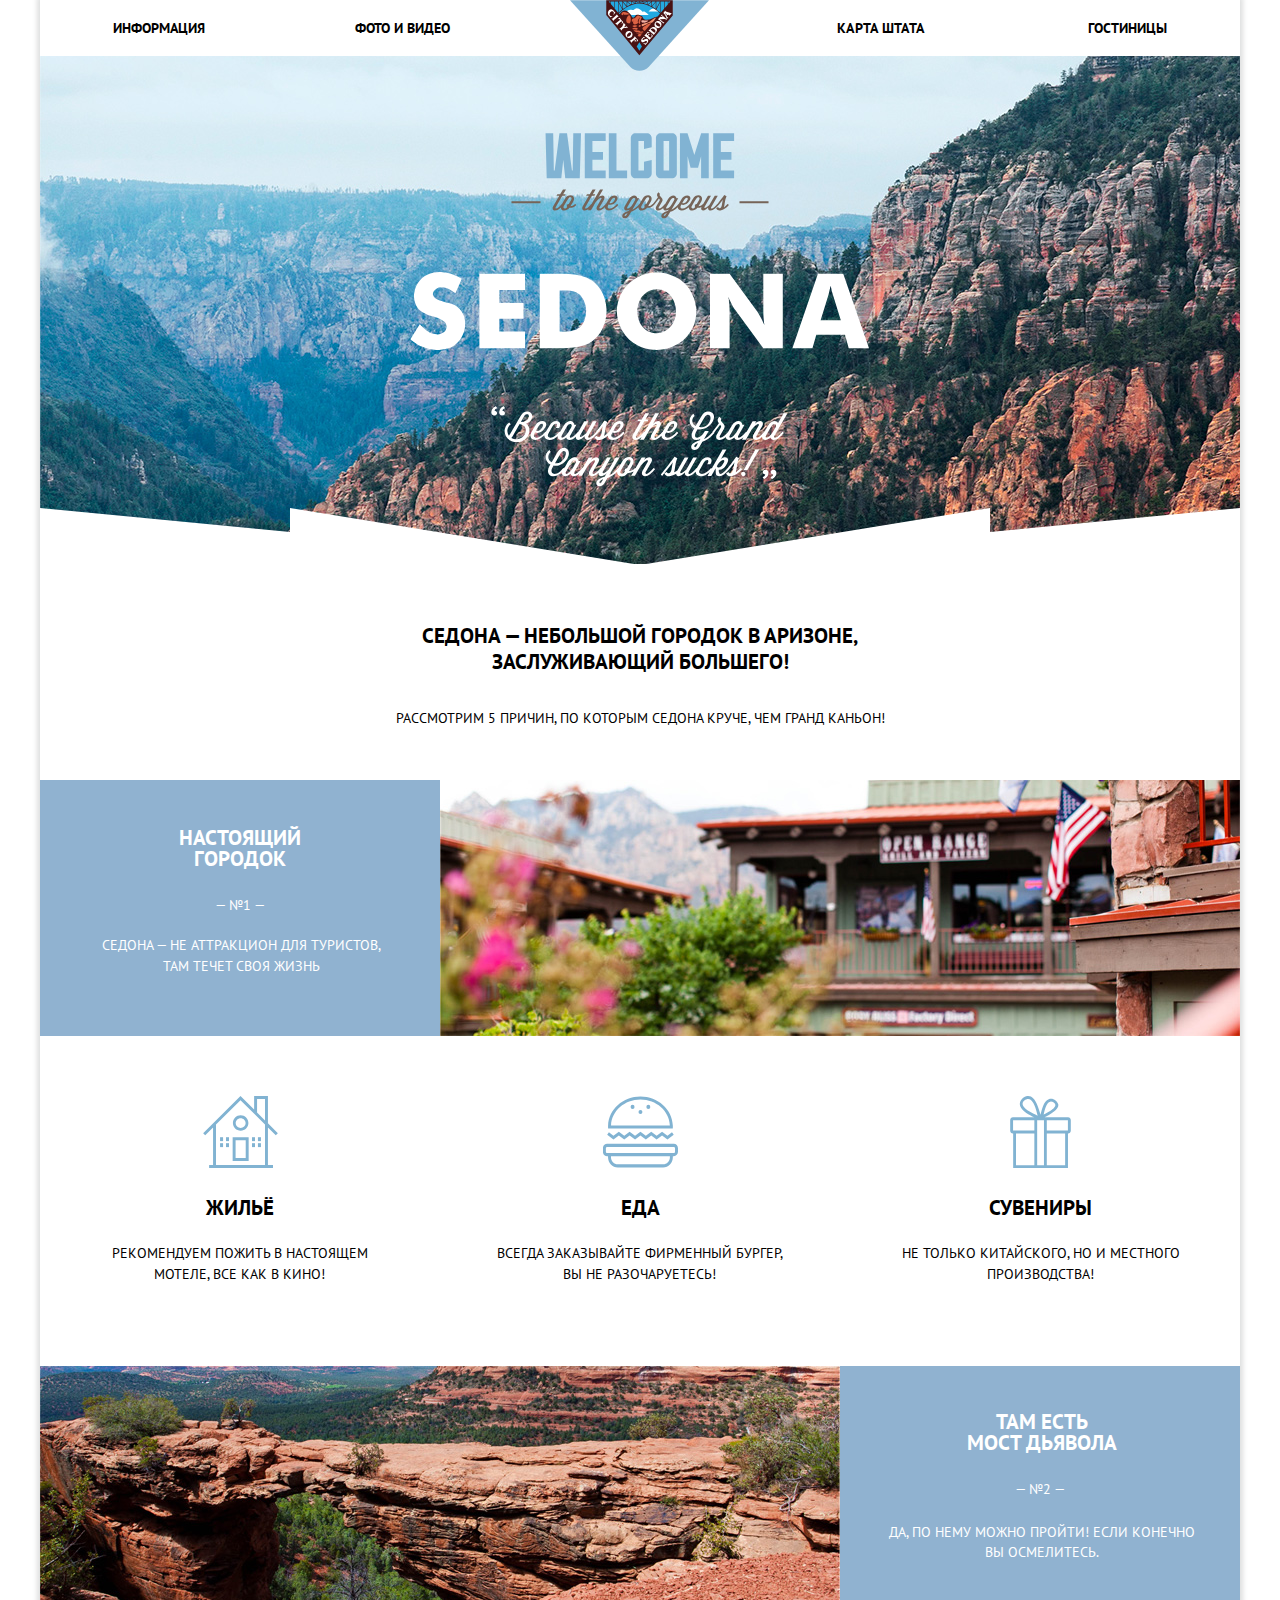
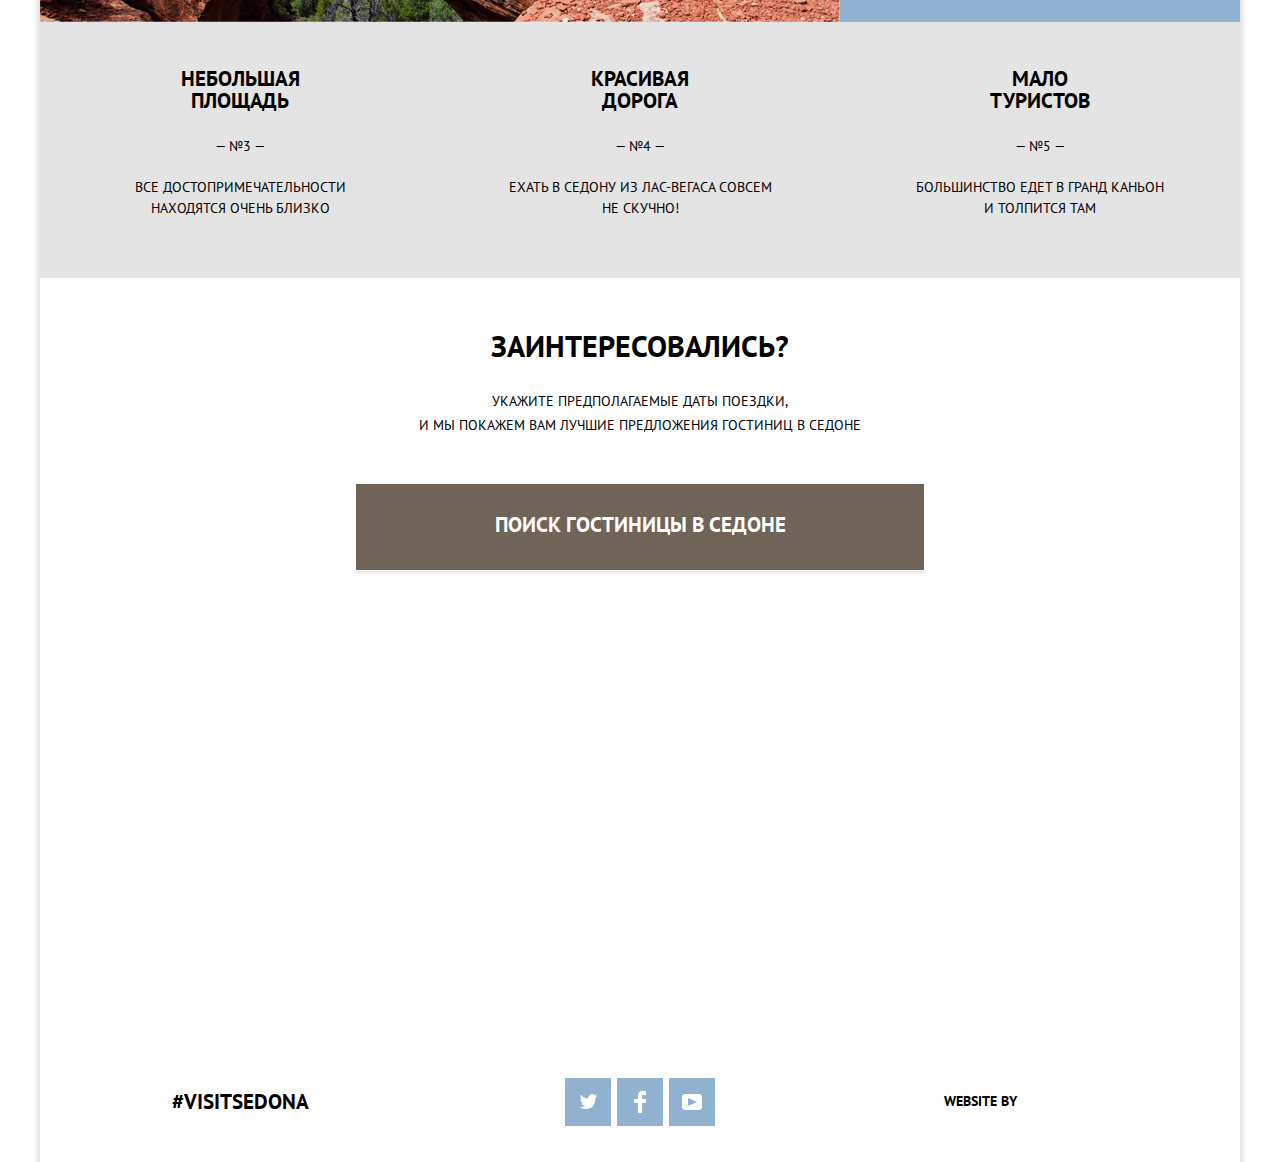
<file: index.html>
<!DOCTYPE html>
  <html lang="ru">
    <head>
      <meta charset="utf-8">
      <title>Седона</title>
      <link href="https://fonts.googleapis.com/css?family=PT+Sans:400,700&amp;subset=cyrillic" rel="stylesheet">
      <link href="css/normalize-minimized.css" rel="stylesheet">
      <link href="css/css-minimized.css" rel="stylesheet">
    </head>
    <body>
      <header class="main-header">
        <nav class="main-navigation">
          <span class="main-header-logo">
            <img src="img/sedona-logo.svg" width="139" height="71" alt="Логотип проекта Седона">
          </span>
          <ul class="site-navigation navigation-left">
            <li><a class="header-point" href="#">Информация</a></li>
            <li><a class="header-point" href="#">Фото и видео</a></li>
          </ul>
          <ul class="site-navigation navigation-right">
            <li><a class="header-point" href="#">Карта штата</a></li>
            <li><a class="header-point" href="catalogue.html">Гостиницы</a></li>
          </ul>
        </nav>
      </header>
      <main class="container">
        <div class="welcome-to-sedona">
          <img src="img/welcome.svg" width="510" height="300" class="welcoming-message" alt="Welcome to Sedona">
        </div>
        <section class="sedona-is">
          <h1 class="visually-hidden">Отдых в Седоне</h1>
          <h2>Седона &mdash; небольшой городок в Аризоне, заслуживающий большего!</h2>
          <p>Рассмотрим 5 причин, по которым Седона круче, чем Гранд Каньон!</p>
        </section>
        <h2 class="visually-hidden">Первая причина</h2>
        <div class="feature-big">
          <section class="feature-text">
            <h2>Настоящий городок</h2>
            <h3>&mdash; №1 &mdash;</h3>
            <p>Седона &mdash; не аттракцион для туристов, Там течет своя жизнь</p>
          </section>
          <div class="feature-pic">
            <img class="background-image" src="img/true-town.jpg" width="800" height="256" alt="Настоящий городок">
          </div>
        </div>
        <div class="town-attractors">
          <h2 class="visually-hidden">Преимущества "настоящего городка"</h2>
          <div class="feature-one">
            <div class="town-feature-item">
              <img class="logo" src="img/residential.svg" width="75" height="72" alt="Жильё">
              <h2>Жильё</h2>
              <p>Рекомендуем пожить в настоящем мотеле, все как в кино!</p>
            </div>
            <div class="town-feature-item">
              <img class="logo" src="img/food.svg" width="75" height="72" alt="Еда">
              <h2>Еда</h2>
              <p>Всегда заказывайте фирменный бургер, Вы не разочаруетесь!</p>
            </div>
            <div class="town-feature-item">
              <img class="logo" src="img/gifts-2.svg" width="75" height="72" alt="Сувениры">
              <h2>Сувениры</h2>
              <p>Не только китайского, но и местного производства!</p>
            </div>
          </div>
        </div>
        <h2 class="visually-hidden">Вторая причина</h2>
        <div class="feature-big">
          <div class="feature-pic">
            <img class="background-image" src="img/devil-bridge.jpg" width="800" height="256" alt="Мост Дьявола">
          </div>
          <div class="feature-text">
            <h2>Там есть <br> мост Дьявола</h2>
            <h3>&mdash; №2 &mdash;</h3>
            <p>Да, по нему можно пройти! Если конечно Вы осмелитесь.</p>
          </div>
        </div>
        <h2 class="visually-hidden">Остальные причины</h2>
        <div class="features">
          <div class="feature">
            <h2>Небольшая площадь</h2>
            <h3>&mdash; №3 &mdash;</h3>
            <p><span class="all-attracts-1">Все достопримечательности</span> <span class="all-attracts-2">находятся очень близко</span></p>
          </div>
          <div class="feature">
            <h2>Красивая дорога</h2>
            <h3>&mdash; №4 &mdash;</h3>
            <p>Ехать в Седону из Лас-Вегаса совсем не скучно!</p>
          </div>
          <div class="feature">
            <h2>Мало туристов</h2>
            <h3>&mdash; №5 &mdash;</h3>
            <p class="majority">Большинство едет в Гранд Каньон и толпится там</p>
          </div>
        </div>
        <div class="accommodation-title">
          <h2 class="visually-hidden">Размещение</h2>
          <p class="are-you-interested">Заинтересовались?</p>
          <p>Укажите предполагаемые даты поездки,<br> и мы покажем Вам лучшие предложения гостиниц в Седоне</p>
        </div>
        <div class="accommodation">
          <div class="accommodation-dropdown">
            <input type="button" class="hotel-search" value="Поиск гостиницы в Седоне" onClick="showAccommodationForm()">
          </div>
          <iframe src="https://www.google.com/maps/embed?pb=!1m18!1m12!1m3!1d456782.37276431173!2d-111.917166628837!3d34.895653592963384!2m3!1f0!2f0!3f0!3m2!1i1024!2i768!4f13.1!3m3!1m2!1s0x872da132f942b00d%3A0x5548c523fa6c8efd!2z0KHQtdC00L7QvdCwLCDQkNGA0LjQt9C-0L3QsCA4NjMzNiwg0KHQqNCQ!5e0!3m2!1sru!2sru!4v1536065518340" width="1200" height="585" style="border:0" allowfullscreen></iframe>
          <div class="location">
            <form id="accommodationForm" class="accommodation-form hidden" method="post" action="https://echo.htmlacademy.ru">
              <div class="form-container with-icon">
                <label for="checkin-date">Дата заезда:</label>
                <input type="text" class="in-out-date" name="checkin-date" id="checkin-date" value="24 апреля 2017">
                <a class="form-icon"></a>
              </div>
              <div class="form-container with-icon">
                <label for="checkout-date">Дата выезда:</label>
                <input type="text" class="in-out-date" name="checkout-date" id="checkout-date" value="4 июля 2017">
                <a class="form-icon"></a>
              </div>
              <div class="number-of-tourists">
                <div class="form-container form-container-left">
                  <label for="adults">Взрослые:</label>
                  <span class="minus"></span>
                  <input class="input-left" type="text" name="tourists" id="adults" value="2">
                  <span class="plus"></span>
                </div>
                <div class="form-container form-container-right">
                  <label for="kids">Дети:</label>
                  <span class="minus"></span>
                  <input class="input-right" type="text" name="tourists" id="kids" value="0">
                  <span class="plus"></span>
                </div>
              </div>
              <button type="submit" class="accommodation-button">Найти</button>
            </form>
          </div>
        </div>
      </main>
      <footer class="main-footer">
        <div class="footer-section">
          <a href="#" class="hashtag-visitsedona">#visitsedona</a>
        </div>
        <div class="footer-section footer-social">
          <ul>
            <li>
              <a class="social-button" href="#" id="twitter">
                <span class="visually-hidden">Ссылка на Twitter</span>
                <svg version="1.1" id="Layer_1" xmlns="http://www.w3.org/2000/svg" xmlns:xlink="http://www.w3.org/1999/xlink" x="0px" y="0px"
                  width="17px" height="15px" viewBox="0 0 17 15" enable-background="new 0 0 17 15" xml:space="preserve">
                  <g id="W6EeEF_1_">
                    <g>
                      <path fill="#FFFFFF" d="M10.95,0.144c1.685-0.496,2.984,0.27,3.577,1.179c0.673-0.231,1.331-0.481,2.011-0.708
                        c-0.004,0.861-0.522,1.513-0.857,1.768c0.685,0.17,1.304-0.491,1.304-0.491c-0.169,1-1.006,1.788-1.563,2.024
                        c-0.231,6.75-3.175,11.217-10.077,11.082c-0.522,0,0.075,0-0.446,0c-0.41,0-4.164-0.46-4.898-1.887
                        c2.271,0.196,3.893-0.422,4.693-1.177c-0.96-0.3-2.679-0.477-2.979-2.95C2.064,9.09,2.279,9.212,2.905,9.103
                        C1.705,8.247,0.374,7.53,0.448,5.33c0.285,0.328,1.067,0.536,1.34,0.472c-0.703-0.241-1.97-3.36-0.894-4.952
                        c1.818,1.854,3.735,3.606,7.152,3.773C8.254,2.33,9.183,0.793,10.95,0.144z"/>
                    </g>
                  </g>
                </svg>
              </a>
            </li>
            <li>
              <a class="social-button" href="#" id="facebook">
                <span class="visually-hidden">Ссылка на Facebook</span>
                <svg version="1.1" id="Layer_2" xmlns="http://www.w3.org/2000/svg" xmlns:xlink="http://www.w3.org/1999/xlink" x="0px" y="0px"
                  width="12px" height="22px" viewBox="0 0 12 22" enable-background="new 0 0 12 22" xml:space="preserve">
                  <path fill="#FFFFFF" d="M12,4V0H8C5.791,0,4,1.791,4,4v4H0v4h4v10h4V12h4V8H8V4H12z"/>
                </svg>
              </a>
            </li>
            <li>
              <a class="social-button" href="#" id="youtube">
                <span class="visually-hidden">Ссылка на Youtube</span>
                <svg version="1.1" id="Layer_3" xmlns="http://www.w3.org/2000/svg" xmlns:xlink="http://www.w3.org/1999/xlink" x="0px" y="0px"
                  width="20px" height="16px" viewBox="0 0 20 16" enable-background="new 0 0 20 16" xml:space="preserve">
                  <path fill="#FFFFFF" d="M17,0H3C1.35,0,0,1.35,0,3v10c0,1.65,1.35,3,3,3h14c1.65,0,3-1.35,3-3V3C20,1.35,18.65,0,17,0z
                    M6.027,11.998V4.002L15.014,8L6.027,11.998z"/>
                </svg>
              </a>
            </li>
          </ul>
        </div>
        <div class="footer-section">
          <p class="footer-copyright">
            <b>Website by</b><a class="button" href="https://htmlacademy.ru/intensive/htmlcss"></a>
          </p>
        </div>
      </footer>
      <script src="js/myscripts-minimized.js"></script>
     </body>
  </html>
</file>
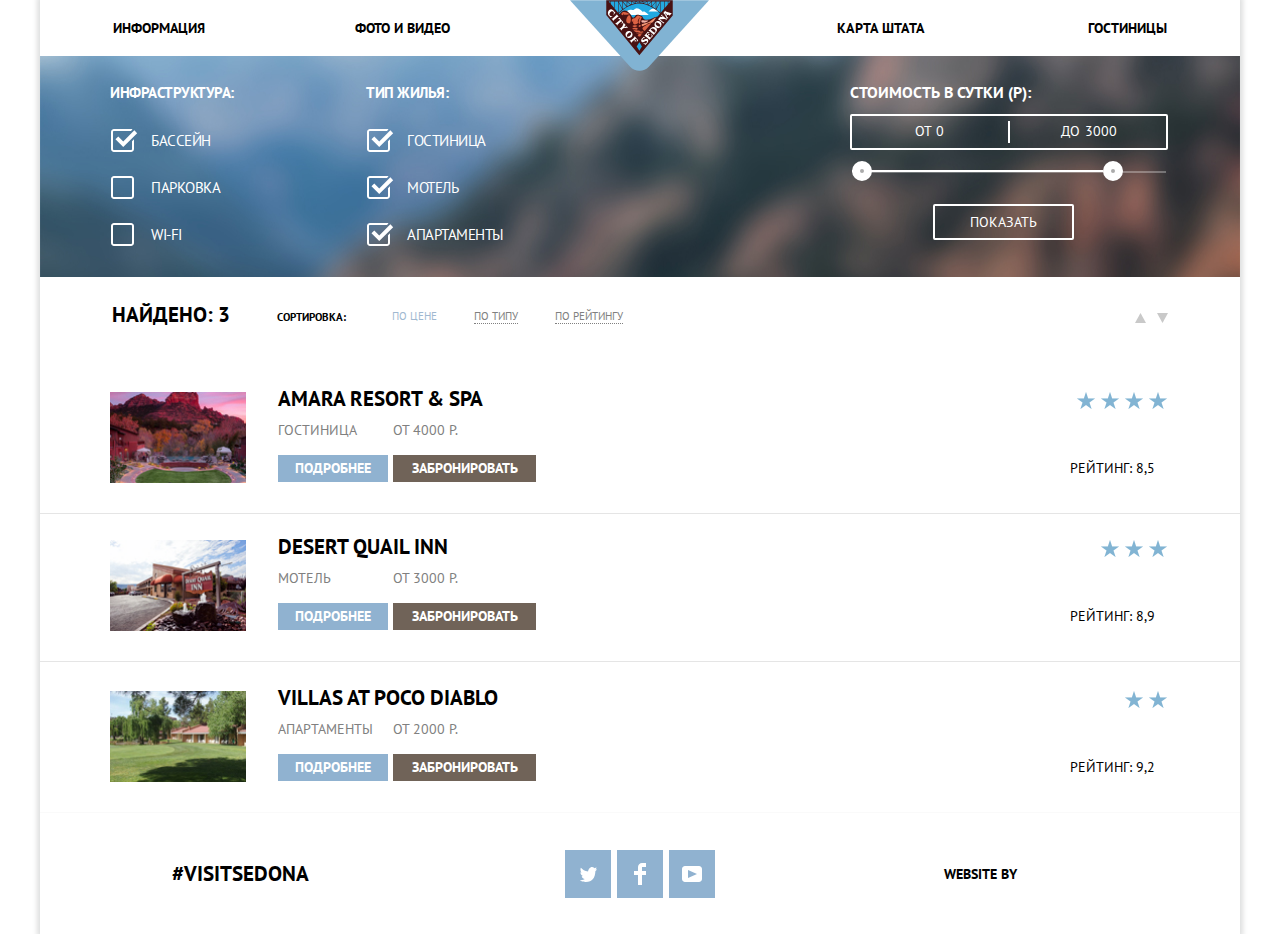
<file: catalogue.html>
<!DOCTYPE html>
<html lang="ru">
  <head>
    <meta charset="utf-8">
    <title>Выбор отеля</title>
    <link href="https://fonts.googleapis.com/css?family=PT+Sans:400,700&amp;subset=cyrillic" rel="stylesheet">
    <link href="https://fonts.googleapis.com/css?family=PT+Sans:400,700&amp;subset=latin,cyrillic" rel="stylesheet" type="text/css">
    <link href="css/normalize-minimized.css" rel="stylesheet">
    <link href="css/css-minimized.css" rel="stylesheet">
  </head>
  <body class="inner-page">
    <header class="main-header">
      <nav class="main-navigation">
        <a class="main-header-logo" href="index.html">
        <img src="img/sedona-logo.svg" width="139" height="71" alt="Логотип проекта Седона">
        </a>
        <ul class="site-navigation navigation-left">
          <li><a class="header-point" href="#">Информация</a></li>
          <li><a class="header-point" href="#">Фото и видео</a></li>
        </ul>
        <ul class="site-navigation navigation-right">
          <li><a class="header-point" href="#">Карта штата</a></li>
          <li><a class="header-point" href="catalogue.html">Гостиницы</a></li>
        </ul>
      </nav>
    </header>
    <main class="container">
      <div class="hotel-choosing">
        <h1 class="visually-hidden">Выбор отеля</h1>
        <form class="filter" method="post" action="https://echo.htmlacademy.ru">
          <div class="hotel-choosing-wrapper">
            <fieldset>
              <div class="infrastructure">
                <label class="header-label">Инфраструктура:</label>
                <ul class="comforts">
                  <li class="filter-option">
                    <input class="visually-hidden filter-input filter-input-checkbox" type="checkbox" name="Swimming-pool" id="swimming-pool" checked>
                    <label for="swimming-pool">Бассейн</label>
                  </li>
                  <li class="filter-option">
                    <input class="visually-hidden filter-input filter-input-checkbox" type="checkbox" name="Parking" id="parking">
                    <label for="parking">Парковка</label>
                  </li>
                  <li class="filter-option">
                    <input class="visually-hidden filter-input filter-input-checkbox" type="checkbox" name="Wi-FI" id="wi-fi">
                    <label for="wi-fi">WI-FI</label>
                  </li>
                </ul>
              </div>
            </fieldset>
            <fieldset>
              <div class="type-of-hotel">

                <label class="header-label">Тип жилья:</label>
                <ul class="comforts">
                  <li class="filter-option">
                    <input class="visually-hidden filter-input filter-input-checkbox" type="checkbox" name="Guesthouse" id="guesthouse" checked>
                    <label for="guesthouse">Гостиница</label>
                  </li>
                  <li class="filter-option">
                    <input class="visually-hidden filter-input filter-input-checkbox" type="checkbox" name="Motel" id="motel" checked>
                    <label for="motel">Мотель</label>
                  </li>
                  <li class="filter-option">
                    <input class="visually-hidden filter-input filter-input-checkbox" type="checkbox" name="Apartments" id="apartments" checked>
                    <label for="apartments">Апартаменты</label>
                  </li>
                </ul>
              </div>
            </fieldset>
            <fieldset class="cost-fields">
              <div class="filter-range">
                <div class="filter-range-title">Стоимость в сутки (р):</div>
                <div class="price-controls">
                  <div class="price-from-to">
                    <label class="min-price">от <input class="min-max-price" type="text" name="min-price" value="0"></label>
                    <label class="max-price">до <input class="min-max-price" type="text" name="max-price" value="3000"></label>
                  </div>
                  <div class="range-controls">
                    <div class="scale"></div>
                    <div class="bar"></div>
                    <div class="range-toggle range-toggle-min"></div>
                    <div class="range-toggle range-toggle-max"></div>
                  </div>
                </div>
              </div>
            </fieldset>
            <button class="btn-transparent" type="submit">Показать</button>
          </div>
        </form>
      </div>
      <h2 class="visually-hidden">Найденные гостиницы</h2>
      <div class="catalog">
        <div class="searching-results">
          <div class="searching-results-title">
            <h3>Найдено: 3</h3>
            <div class="how-to-sort">
              <h4>Сортировка:</h4>
              <a href="#" class="hotels-order active" id="by-price">По цене</a>
              <a href="#" class="hotels-order" id="by-type">По типу</a>
              <a href="#" class="hotels-order" id="by-rating">По рейтингу</a>
            </div>
          </div>
          <div class="searching-results-arrows">
            <h4 class="visually-hidden">Сортировка по возрастанию</h4>
            <a href="#" class="order" id="hotels-order-up">
              <svg version="1.1" id="Layer_3" xmlns="http://www.w3.org/2000/svg" xmlns:xlink="http://www.w3.org/1999/xlink" x="0px" y="0px"
                width="11px" height="10px" viewBox="0 0 11 10" enable-background="new 0 0 11 10" xml:space="preserve">
                <polygon fill="#c9c9c9" points="5.5,0 0,10 11,10 "/>
              </svg>
            </a>
            <h4 class="visually-hidden">Сортировка по убыванию</h4>
            <a href="#" class="order" id="hotels-order-down">
              <svg version="1.1" id="Layer_1" xmlns="http://www.w3.org/2000/svg" xmlns:xlink="http://www.w3.org/1999/xlink" x="0px" y="0px"
                width="11px" height="10px" viewBox="0 0 11 10" enable-background="new 0 0 11 10" xml:space="preserve">
                <polyline fill="#c9c9c9" points="5.5,10 0,0 11,0 "/>
              </svg>
            </a>
          </div>
        </div>
        <div class="hotels-list">
          <ul class="catalog-list">
            <li class="catalog-item">
              <div class="catalog-item-left">
                <a href="#" class="hotel-link" id="amara-hotel">
                <img src="img/amara2.jpg" width="136" height="91" alt="Amara hotel">
                </a>
                <div class="catalog-item-info">
                  <h3>AMARA RESORT & SPA</h3>
                  <div class="catalog-item-info-extra">
                    <div>
                      <span>Гостиница</span>
                      <a class="button button-more" href="#">Подробнее</a>
                    </div>
                    <div>
                      <span>от 4000 р.</span>
                      <a class="button button-book" href="#">Забронировать</a>
                    </div>
                  </div>
                </div>
              </div>
              <div class="catalog-item-right">
                <div class="rating-stars">
                  <img src="img/star-rating.svg" width="18" height="17" alt="Звезда рейтинга">
                  <img src="img/star-rating.svg" width="18" height="17" alt="Звезда рейтинга">
                  <img src="img/star-rating.svg" width="18" height="17" alt="Звезда рейтинга">
                  <img src="img/star-rating.svg" width="18" height="17" alt="Звезда рейтинга">
                </div>
                <span class="rating">Рейтинг: 8,5</span>
              </div>
            </li>
            <li class="catalog-item">
              <div class="catalog-item-left">
                <a href="#" class="hotel-link" id="desert-hotel">
                <img src="img/desert-qual-inn.jpg" width="136" height="91" alt="Desert qual Inn hotel">
                </a>
                <div class="catalog-item-info">
                  <h3>DESERT QUAIL INN</h3>
                  <div class="catalog-item-info-extra">
                    <div>
                      <span>Мотель</span>
                      <a class="button button-more" href="#">Подробнее</a>
                    </div>
                    <div>
                      <span>от 3000 р.</span>
                      <a class="button button-book" href="#">Забронировать</a>
                    </div>
                  </div>
                </div>
              </div>
              <div class="catalog-item-right">
                <div class="rating-stars">
                  <img src="img/star-rating.svg" width="18" height="17" alt="Звезда рейтинга">
                  <img src="img/star-rating.svg" width="18" height="17" alt="Звезда рейтинга">
                  <img src="img/star-rating.svg" width="18" height="17" alt="Звезда рейтинга">
                </div>
                <span class="rating">Рейтинг: 8,9</span>
              </div>
            </li>
            <li class="catalog-item">
              <div class="catalog-item-left">
                <a href="#" class="hotel-link" id="diablo-hotel">
                <img src="img/villas-es-poco-diablo.jpg" width="136" height="91" alt="Villas Diablo hotel">
                </a>
                <div class="catalog-item-info">
                  <h3>VILLAS AT POCO DIABLO</h3>
                  <div class="catalog-item-info-extra">
                    <div>
                      <span>Апартаменты</span>
                      <a class="button button-more" href="#">Подробнее</a>
                    </div>
                    <div>
                      <span>от 2000 р.</span>
                      <a class="button button-book" href="#">Забронировать</a>
                    </div>
                  </div>
                </div>
              </div>
              <div class="catalog-item-right">
                <div class="rating-stars">
                  <img class="rating-stars-diablo" src="img/star-rating.svg" width="18" height="17" alt="Звезда рейтинга">
                  <img class="rating-stars-diablo" src="img/star-rating.svg" width="18" height="17" alt="Звезда рейтинга">
                </div>
                <span class="rating">Рейтинг: 9,2</span>
              </div>
            </li>
          </ul>
        </div>
      </div>
    </main>
    <footer class="main-footer">
      <div class="footer-section">
        <a href="#" class="hashtag-visitsedona">#visitsedona</a>
      </div>
      <div class="footer-section footer-social">
        <ul>
        <li>
          <a class="social-button" href="#" id="twitter">
            <span class="visually-hidden">Ссылка на Twitter</span>
            <svg version="1.1" id="Layer_4" xmlns="http://www.w3.org/2000/svg" xmlns:xlink="http://www.w3.org/1999/xlink" x="0px" y="0px"
              width="17px" height="15px" viewBox="0 0 17 15" enable-background="new 0 0 17 15" xml:space="preserve">
              <image overflow="visible" width="17" height="15">
              </image>
              <g id="W6EeEF_1_">
                <g>
                  <path fill="#FFFFFF" d="M10.95,0.144c1.685-0.496,2.984,0.27,3.577,1.179c0.673-0.231,1.331-0.481,2.011-0.708
                    c-0.004,0.861-0.522,1.513-0.857,1.768c0.685,0.17,1.304-0.491,1.304-0.491c-0.169,1-1.006,1.788-1.563,2.024
                    c-0.231,6.75-3.175,11.217-10.077,11.082c-0.522,0,0.075,0-0.446,0c-0.41,0-4.164-0.46-4.898-1.887
                    c2.271,0.196,3.893-0.422,4.693-1.177c-0.96-0.3-2.679-0.477-2.979-2.95C2.064,9.09,2.279,9.212,2.905,9.103
                    C1.705,8.247,0.374,7.53,0.448,5.33c0.285,0.328,1.067,0.536,1.34,0.472c-0.703-0.241-1.97-3.36-0.894-4.952
                    c1.818,1.854,3.735,3.606,7.152,3.773C8.254,2.33,9.183,0.793,10.95,0.144z"/>
                </g>
              </g>
            </svg>
          </a>
        </li>
        <li>
          <a class="social-button" href="#" id="facebook">
            <span class="visually-hidden">Ссылка на Facebook</span>
            <svg version="1.1" id="Layer_2" xmlns="http://www.w3.org/2000/svg" xmlns:xlink="http://www.w3.org/1999/xlink" x="0px" y="0px"
              width="12px" height="22px" viewBox="0 0 12 22" enable-background="new 0 0 12 22" xml:space="preserve">
              <path fill="#FFFFFF" d="M12,4V0H8C5.791,0,4,1.791,4,4v4H0v4h4v10h4V12h4V8H8V4H12z"/>
            </svg>
          </a>
        </li>
        <li>
          <a class="social-button" href="#" id="youtube">
            <span class="visually-hidden">Ссылка на Youtube</span>
            <svg version="1.1" id="Layer_5" xmlns="http://www.w3.org/2000/svg" xmlns:xlink="http://www.w3.org/1999/xlink" x="0px" y="0px"
              width="20px" height="16px" viewBox="0 0 20 16" enable-background="new 0 0 20 16" xml:space="preserve">
              <image overflow="visible" width="20" height="16">
              </image>
              <path fill="#FFFFFF" d="M17,0H3C1.35,0,0,1.35,0,3v10c0,1.65,1.35,3,3,3h14c1.65,0,3-1.35,3-3V3C20,1.35,18.65,0,17,0z
                M6.027,11.998V4.002L15.014,8L6.027,11.998z"/>
            </svg>
          </a>
        </li>
      </ul>
      </div>
      <div class="footer-section">
        <p class="footer-copyright">
          <b>Website by</b><a class="button" href="https://htmlacademy.ru/intensive/htmlcss"></a>
        </p>
      </div>
    </footer>
  </body>
</html>
</file>
<file: css/css-minimized.css>
body{position:relative;margin:0 auto;padding:0;padding-bottom:0;max-width:1200px;height:100%;font-family:'PT Sans','Arial',sans-serif;font-size:10px;line-height:21px;color:#000;text-transform:uppercase;background-color:#fff;background-image:url(../img/back-all.jpg);background-repeat:no-repeat;background-position:50% top;box-shadow:0 0 5px 3px #dedfdf}.welcome-to-sedona{width:1200px;height:491px;position:relative}.welcome-to-sedona::after{background-image:url(../img/polygon.svg);width:100%;content:"";height:59px;bottom:-20px;display:block;position:absolute}.welcoming-message{background-position:center;width:100%;height:72%;margin-top:77px}a{text-decoration:none;color:inherit}.main-navigation{display:flex;flex-direction:row;flex-wrap:nowrap;justify-content:space-between}.main-navigation .site-navigation{min-width:calc(43% - 63px);font-size:14px;line-height:26px;color:#000;font-weight:700;background-color:#fff;display:flex;flex-direction:row;flex-wrap:nowrap;justify-content:space-between;list-style:none;padding-right:73px;padding-left:73px;padding-top:15px;padding-bottom:15px;margin:0}.main-navigation .site-navigation .navigation-left{display:inline-block;vertical-align:top}.navigation-right{justify-content:flex-end}.navigation-left li:nth-child(2){margin-right:116px;text-align:center}.navigation-right li:first-child{margin-left:123px;text-align:center;letter-spacing:.3px}.header-point:hover,.header-point:focus{color:#90b1d0}.header-point:active{color:#c9c9c9}.main-header{min-height:56px}.main-header-logo{position:absolute;left:calc(50% - 70px);margin-top:0}.logo{margin-bottom:7px}.welcome-text{text-align:center;margin-bottom:28px;width:100%}.welcome{position:absolute;top:283px}.welcome-background{text-align:center}.town-feature-item p{padding-top:7px;padding-left:54px}.sedona-is h2{font-size:21px;line-height:26px;font-weight:700;color:#000;text-align:center;padding-top:59px;padding-bottom:12px;padding-left:300px;padding-right:300px;background-color:#fff}.sedona-is p{font-size:14px;line-height:26px;color:#000;text-align:center;padding-bottom:50px;background-color:#fff}.sedona-is{background-color:#fff;min-height:216px;margin-bottom:-15px}.feature-big{min-height:256px;display:flex;flex-direction:row;list-style:none;box-sizing:border-box}.feature-big .feature-text{width:400px;min-height:inherit;background-color:#90b2d0;color:#fff;text-align:center;align-content:space-between;box-sizing:border-box}.feature-text h2{list-style:none;font-size:21px;line-height:21px;padding-left:120px;padding-right:120px;padding-top:30px;font-style:normal;font-weight:700;text-align:center}.feature-text h3{font-size:14px;padding-top:8px;padding-bottom:5px;text-decoration:none;font-weight:400}.feature-text p{font-size:14px;line-height:21px;padding-left:48px;padding-right:45px;padding-top:0}.feature-text:nth-child(2) p{font-size:14px;line-height:20px;padding-left:43px;padding-top:3px;min-width:317px}.feature-big .feature-pic{overflow:hidden;min-height:inherit;background-color:#fff;line-height:0}.feature-text:nth-child(2) h2{list-style:none;font-size:21px;line-height:21px;padding-left:122px;padding-right:118px;padding-top:28px;font-style:normal;font-weight:700;text-align:center}.feature{padding-top:0;flex-grow:1}.feature-one{display:flex;flex-direction:row;align-content:space-between;box-sizing:border-box;min-height:330px;list-style:none;margin-bottom:0;padding-top:60px;padding-bottom:60px}.visually-hidden{visibility:hidden;position:absolute;width:1px;height:1px;margin:-1px;border:0;padding:0;clip:rect(0 0 0 0);overflow:hidden}.town-attractors .logo{width:75px;height:72px;margin-bottom:5px}.town-feature-item{min-width:400px;display:block;flex-grow:1;flex-shrink:1;text-align:center;box-sizing:border-box}.town-feature-item h2{font-size:21px;line-height:21px}.town-feature-item p{font-size:14px;line-height:21px;padding-left:54px;padding-right:55px}.town-feature-item:nth-child(3) p{padding-right:53px}.features{margin:0;padding:0 0;margin-bottom:62px;list-style:none;display:flex;flex-direction:row;background-color:#e4e4e4;min-height:256px}.features .feature{flex-grow:1;flex-shrink:1;text-align:center;padding:29px 60px;min-width:400px;box-sizing:border-box}.features .feature h2{font-size:21px;line-height:22px;padding:0 34px}.feature:nth-child(2) h2{font-size:21px;line-height:22px;padding:0 51px}.feature:nth-child(3) h2{font-size:21px;line-height:22px;padding:0 70px}.features .feature h3{font-size:14px;line-height:21px;text-decoration:none;font-weight:400;padding-top:6px;margin-bottom:-1px}.features .feature .all-attracts-1{width:20px}.features .feature p{font-size:14px;line-height:21px;padding-top:7px;text-align:center;justify-content:space-around}.are-you-interested{font-size:30px;line-height:30px;font-weight:700;color:#000;text-align:center;margin-bottom:20px;padding-top:7px;margin-top:-16px}.accommodation-title p:not(.are-you-interested){font-size:14px;line-height:24px;text-align:center;padding-top:8px;margin-bottom:47px}.accommodation-dropdown{position:relative}.location{position:absolute;bottom:195px;left:316px;height:396px;overflow:hidden}.map{height:100%;width:auto}.accommodation-form-wrapper{position:absolute;top:0;left:0;right:0;height:396px}.accommodation-form{width:568px;height:396px;padding:57px 55px;margin:-2px auto;box-sizing:border-box;box-shadow:0 0 5px 1px gray;font-size:14px;font-weight:700;line-height:21px;color:#000;text-transform:uppercase;background-color:#fff;text-align:center;transition:all .2s ease;position:relative;z-index:1}.accommodation-form.hidden{height:0;padding-top:0;padding-bottom:0;overflow:hidden}.form-container{display:flex;flex-wrap:nowrap;align-items:center;width:100%;margin-bottom:-9px;padding-bottom:17px}.form-container label{width:25%;font-weight:700;text-align:left}.form-container .input-left,.form-container .input-right,.form-container .in-out-date{height:15px;flex-grow:1;flex-shrink:1;border:none;padding:10px;font-weight:700;line-height:20px;text-align:left;background-color:#f2f2f2}.form-container .input-left:hover,.form-container .input-right:hover,.form-container .in-out-date:hover,.form-container .input-left:focus,.form-container .input-right:focus,.form-container .in-out-date:focus{background-color:#eaeaea;outline:0;height:15px;cursor:pointer}.form-container .input-left:active,.form-container .input-right:active,.form-container .in-out-date:active{box-shadow:0 0 0 2px #e4e4e4;background-color:#fff}.with-icon{position:relative;padding-bottom:41px}.form-icon{position:absolute;right:0;top:7px;bottom:5px;width:30px;display:flex;align-items:center;justify-content:center;background-image:url(../img/calendar2-calm.png);background-repeat:no-repeat;color:grey;cursor:pointer}.form-icon:hover,.form-icon:focus{background-image:url(../img/calendar2-hover.png)}.form-icon:active{background-image:url(../img/calendar2-active.png)}.form-icon{max-width:100%;max-height:100%}.number-of-days{margin-left:55px;margin-right:63px;background:rgba(234,255,45,.2)}.date-info{height:22px;border:0}.number-of-tourists{display:flex;align-items:center;justify-content:space-between;margin-top:1px}.form-container-left{position:relative;width:224px}.form-container-right{position:relative;width:178px}.majority{padding-right:13px;padding-left:12px}.number-of-tourists .input-left,.number-of-tourists .input-right{width:90px;flex-grow:0;margin-left:auto;background-color:#f2f2f2}.number-of-tourists .input-left:hover,.number-of-tourists .input-right:focus{background-color:#eaeaea}.number-of-tourists .form-container input{text-align:center}.label-center{text-align:center;padding-left:51px}.label-left{padding-right:50px}.accommodation-button{height:59px;width:100%;margin-top:48px;border:1px;border-color:#97b7d3;background-color:#90b2d0;font-size:21px;color:#fff;text-transform:uppercase;font-weight:700;cursor:pointer}.accommodation-button:hover,.accommodation-button:focus{background-color:#799cbd}.accommodation-button:active{background-color:#6c94ba;color:#a0b8d0}.accommodation{text-align:center}.in-out-date{-webkit-appearance:none;outline:none;text-transform:uppercase}.checkin-date:active{height:16px;flex-grow:1;flex-shrink:1;border:none;padding-top:8px;padding-bottom:8px;font-weight:700;line-height:20px;text-align:center}.hotel-search{width:568px;min-height:86px;text-align:center;background-color:#706358;font-size:21px;line-height:26px;text-transform:uppercase;font-weight:700;border:0;color:#fff;cursor:pointer;padding-bottom:5px;display:inline-block}.hotel-search:hover,.hotel-search:focus{background-color:#5c4f45}.hotel-search:active{background-color:#4d4036;color:#8f8984;cursor:pointer}.main-footer{position:absolute;bottom:0;left:0;right:0;display:flex;flex-direction:row;justify-content:space-between;align-items:center;width:100%;background-color:rgba(255,255,255,.8);height:120px;z-index:1;padding:0}.inner-page .main-footer{position:relative;height:120px;padding-bottom:0;padding-top:6px}.footer-section{flex-grow:1;flex-shrink:0;flex-basis:400px;display:flex;align-items:center;justify-content:center}.hashtag-visitsedona{font-size:21px;line-height:26px;font-weight:700;color:#000;margin-right:0;cursor:pointer}.footer-social{text-align:center;align-items:center}.footer-social ul{display:flex;list-style:none;flex-wrap:wrap;justify-content:space-around;margin:0;padding:0;align-items:center}.footer-social li{margin:0 3px;fill:#fff}.social-button{display:flex;align-items:center;justify-content:center;min-width:46px;height:48px;background-color:#90b2d0}.social-button:hover,.social-button:focus{background-color:#799cbd;cursor:pointer}.social-button:hover path,.social-button:focus path{fill:#fff}.social-button:active{background-color:#6c94ba}.social-button:active path{fill:#98b4cf}.footer-copyright{display:flex;align-items:center}.footer-copyright b{font-size:14px;line-height:7px;margin-right:7px}.footer-copyright .button{display:block;width:115px;height:40px;background-image:url(../img/academy-logo-default.svg);margin-right:-2px;background-repeat:no-repeat}.footer-copyright .button img{height:100%;width:auto;background-image:url(../img/academy-logo-default.svg)}.footer-copyright .button:hover{background-image:url(../img/academy-logo-hover.svg)}.footer-copyright .button:active{background-image:url(../img/academy-logo-active.svg)}.inner-page{position:relative;margin:0 auto;padding:0;max-width:1200px;height:100%;font-family:'PT Sans','Arial',sans-serif;font-size:10px;line-height:21px;color:#000;text-transform:uppercase;background-color:#fff;background-image:none;box-shadow:0 0 5px 3px #dedfdf}.catalog{display:flex;flex-wrap:wrap;flex-direction:column;margin-bottom:100px}.inner-page h3{color:black;font-size:21px;line-height:26px}.hotels-list .catalog-list{list-style:none;padding:0;margin:0}.catalog-list .catalog-item{display:flex;flex-direction:row;justify-content:space-between;align-items:stretch;padding:14px 73px;padding-top:29px;border-bottom:1px solid #e5e5e5;padding-left:70px}.catalog-item-left{display:flex;align-items:stretch;padding:0}.catalog-list .catalog-item:nth-child(2){padding-top:26px}.catalog-item:last-child{margin-bottom:-105px}.catalog-item-right{display:flex;flex-direction:column;justify-content:space-between;align-items:flex-end}.hotel-link{width:auto;height:auto;margin-right:32px;overflow:hidden}.hotel-link img{min-width:136px;height:auto}.catalog-item-info h3{margin-top:-6px;margin-bottom:8px;cursor:pointer}.catalog-item-info h3:hover,.catalog-item-info h3:focus{color:#91b2d0}.catalog-item-info h3:active{color:#c9c9c9}.catalog-item-info-extra{display:flex;margin-bottom:17px;margin-right:6px}.catalog-item-info-extra div{margin-right:5px}.catalog-item-info-extra span{font-size:14px;display:block;color:gray;margin-bottom:14px;margin-right:10px}.catalog-item-info-extra a{display:block;padding:5px 10px;background:gray;color:white;font-size:14px}.catalog-item-info-extra .button-more{background-color:#90b2d0;min-width:90px;height:17px;text-align:center;font-weight:700;line-height:17px}.button-more:hover,.button-more:focus{background-color:#799cbd}.button-more:active{background-color:#6c94ba;color:#a0b8d0}.catalog-item-info-extra .button-book{background:#706358;min-width:123px;height:17px;text-align:center;font-size:14px;font-weight:700;line-height:17px}.catalog-item-info-extra .button-book:hover,.catalog-item-info-extra .button-book:focus{background-color:#5c4f45}.catalog-item-info-extra .button-book:active{background-color:#4d4036;color:#8f8984}.hotel-choosing{width:100%;height:auto;background-position:top center;background-repeat:no-repeat}.hotel-choosing-wrapper{display:flex;flex-direction:row;justify-content:space-between;background-image:url(../img/background-blur.jpg);background-size:cover;background-position:50% 17%;width:auto;min-height:98px;min-height:162px;background-color:#313b3d;padding:27px 68px;padding-bottom:7px}.minus{background-image:url(../img/minus-2.png);width:12px;height:3px;border:none;position:absolute;right:86px;cursor:pointer}.minus:hover,.minus:focus{background-image:url(../img/minus-hover.png);cursor:pointer}.minus:active{background-image:url(../img/minus-active.png);cursor:pointer}.plus{background-image:url(../img/plus-2.png);background-color:transparent;width:11px;height:11px;border:none;position:absolute;right:11px;cursor:pointer}.plus:hover,.plus:focus{background-image:url(../img/plus-hover.png)}.plus:active{background-image:url(../img/plus-active.png);cursor:pointer}.price-from-to{display:flex;justify-content:space-around;margin-bottom:17px;width:314px}.hotel-choosing-wrapper ul{list-style:none;margin-top:24px}.filter-option{color:white;font-size:14px;line-height:21px;margin-bottom:25px;padding-left:38px;padding-top:2px}.filter-option label{position:relative;display:block;cursor:pointer;user-select:none;font-size:14px;line-height:29px;padding-left:3px;min-height:18px}.filter-input-checkbox{color:white}.filter-input-checkbox+label::after{content:"";position:absolute;width:23px;height:23px;top:-2px;left:-37px;background-image:url(../img/checkbox-off.svg);background-repeat:no-repeat;background-position:0 0;background-size:100%;overflow:visible}.filter-input-checkbox:checked+label::after{background-image:url(../img/checkbox-on.svg);width:27px;height:23px}.hotel-choosing-wrapper label{color:white;font-size:15px;line-height:20px;margin-bottom:18px;letter-spacing:-.5px}.hotel-choosing-wrapper:nth-child(2) label{margin-top:-2px}.label .header-label{padding-top:2px;font-weight:700}.label .header-label:nth-child(2){padding-top:2px;font-weight:700}.hotel-choosing fieldset{list-style:none;padding:0;border:none}.hotel-choosing-wrapper fieldset:first-child,.hotel-choosing-wrapper fieldset:nth-child(2){width:252px}.hotel-choosing .cost-fields{flex-grow:2}.filter-range{width:319px;color:#fff;text-transform:uppercase;position:absolute;top:9%;right:5%}.hotel-choosing-wrapper .comforts{padding-left:0}.info-wrapper{display:flex;flex-grow:1;width:25%}.infrastructure{padding:0}.header-label{font-weight:700}l .header-label:nth-child(2){padding-top:5px}.day-cost{max-width:300px;margin-left:auto}.catalog h3{font-size:21px;line-height:26px;color:black}.catalog .searching-results{display:flex;flex-direction:row;align-items:center;justify-content:space-between;padding:0 72px;height:88px;margin-top:-2px}.searching-results-title{display:flex;flex-direction:row;align-items:center;padding-bottom:8px}.searching-results-title h3{margin-right:40px}.searching-results-arrows{margin-top:1px}.searching-results-arrows .order{margin-left:8px}.order:hover polygon,.order:focus polygon{fill:#000}.order:hover polyline,.order:focus polyline{fill:#000}.order:active polygon,.order:active polyline{fill:#90b2d0}.how-to-sort{display:flex;flex-direction:row;align-items:center;padding-top:4px}.how-to-sort h4{margin-right:30px;margin-left:7px;font-size:11px;line-height:18px}.how-to-sort a{margin-right:21px;font-size:11px;line-height:13px;color:gray;border-bottom:1px dotted gray;margin-left:16px}.how-to-sort a:hover,.how-to-sort a.active{color:#a0b8d0;border-color:transparent}.how-to-sort a.active{border-color:transparent}.filter-range{min-width:330px;color:#fff;text-transform:uppercase}.filter-range-title{font-weight:600;font-size:16px;line-height:17px}.price-controls{height:32px;font-size:0;position:absolute;top:30px;border:2px solid #fff;border-radius:2px}.price-controls label{display:inline-block;font-size:14px;line-height:16px;vertical-align:top;cursor:pointer}.price-controls .min-price,.price-controls .max-price{min-width:90px;min-height:20px;padding-top:4px;padding-left:54px;box-sizing:border-box}.price-controls input{width:50px;margin:0;color:inherit;font:inherit;background:none;border:none;height:20px}.price-controls::after{content:"";position:absolute;top:50%;left:50%;width:2px;height:22px;transform:translate(-50%,-50%);background:#fff}.range-controls{position:relative;margin-bottom:20px}.range-controls .scale{height:2px;background:rgba(255,255,255,.3);width:100%;bottom:4px;position:absolute}.range-controls .bar{width:80%;height:2px;background:#fff;position:absolute;bottom:5px}.price-from-to .min-price{padding-left:34px}.price-from-to .max-price{padding-left:15px}.range-toggle{position:absolute;bottom:-4px;background-color:#ababab;border:8px solid #fff;padding:2px;border-radius:50%;cursor:pointer}.range-toggle:hover,.range-toggle:focus{background-color:#ababab;transform:scale(1.1)}.range-toggle-min{left:0}.range-toggle-max{left:80%}.btn-transparent{display:block;margin:0 auto;padding:6px 35px;font-size:14px;line-height:20px;color:#fff;text-transform:uppercase;background:transparent;border:2px solid #fff;border-radius:2px;cursor:pointer;position:absolute;top:204px;left:893px}.btn-transparent:hover{color:#000;background:#fff}.catalog-item-right .rating-stars img{padding-left:3px}.rating{font-size:14px;padding-bottom:20px;padding-right:12px}
</file>
